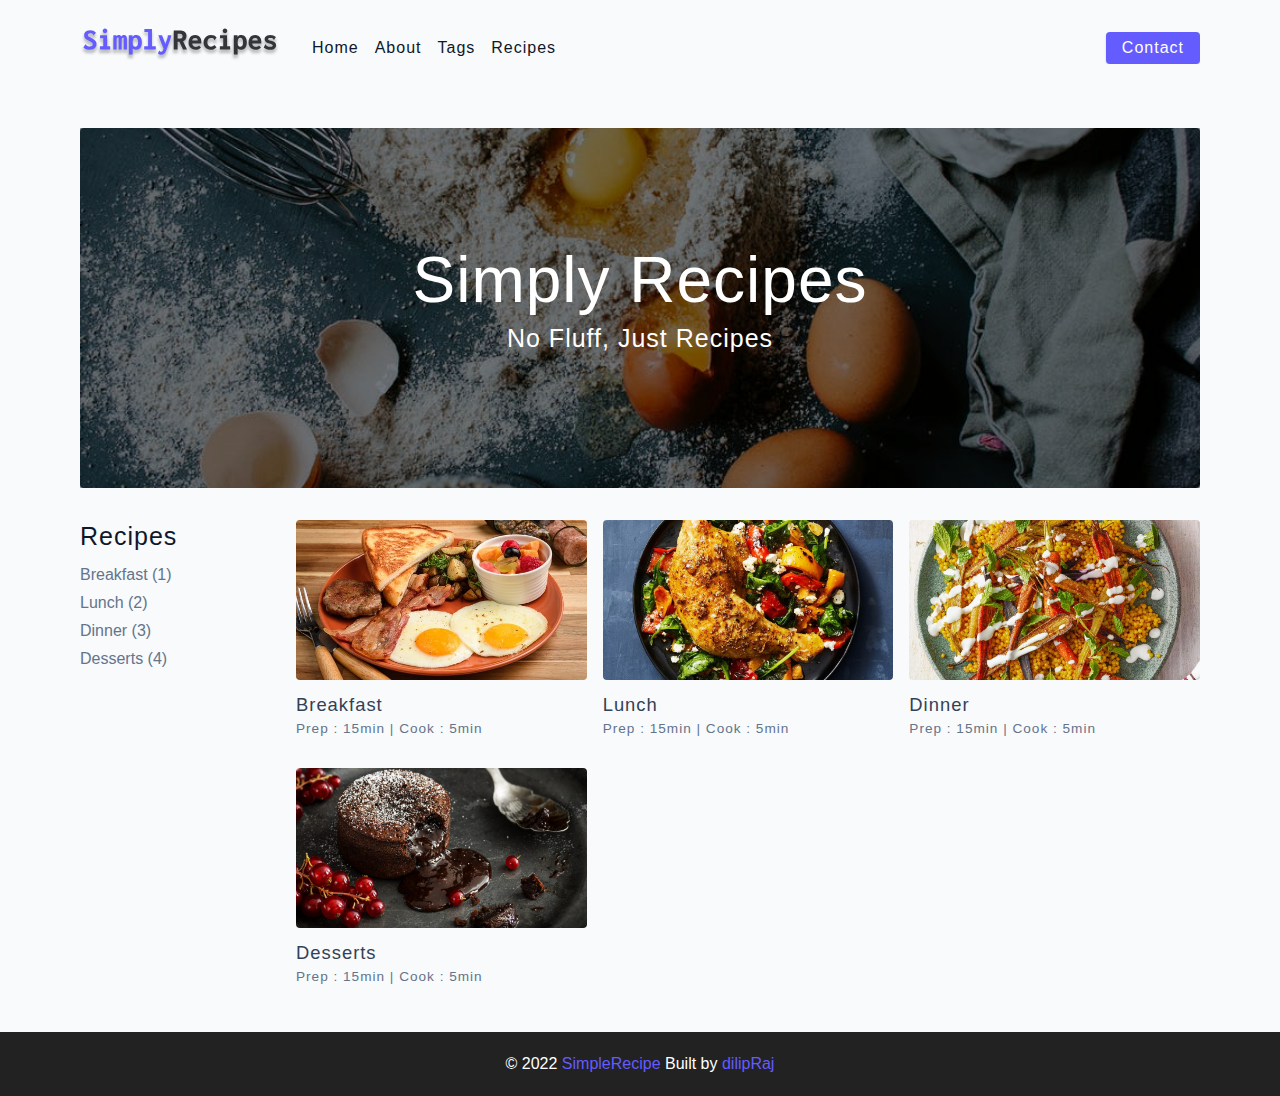
<file: index.html>
<!DOCTYPE html>
<html lang="en">
  <head>
    <meta charset="UTF-8" />
    <meta http-equiv="X-UA-Compatible" content="IE=edge" />
    <meta name="viewport" content="width=device-width, initial-scale=1.0" />
    <title>Simply Recipes || Starter</title>
    <!-- favicon -->
    <link rel="shortcut icon" href="./assets/favicon.ico" type="image/x-icon" />
    <!-- normalize -->
    <link rel="stylesheet" href="./css/normalize.css" />
    <!-- font-awesome -->
    <link
      rel="stylesheet"
      href="https://cdnjs.cloudflare.com/ajax/libs/font-awesome/5.14.0/css/all.min.css"
    />
    <!-- main css -->
    <link rel="stylesheet" href="./css/main.css" />
  </head>
  <body>
    <!-- start of navbar -->
    <div class="navbar">
      <div class="nav-center">
       
        <div class="nav-header">
          <a href="./index.html" class="nav-logo">
            <img src="./assets/logo.svg" alt="logo" />
          </a>

          <button class="btn nav-btn">
            <i class="fas fa-align-justify"></i>
          </button>
        </div>
        <!--navbar links -->
        <div class="nav-links">
          <a href="./index.html" class="nav-link">home</a>
          <a href="./about.html" class="nav-link">about</a>
          <a href="./tags.html" class="nav-link">tags</a>
          <a href="./recipes.html" class="nav-link">recipes</a>

          <div class="nav-link contact-link">
            <a href="./contact.html" class="btn">contact</a>
          </div>
        </div>
      </div>
    </div>
    <!-- end of navbar   -->

    <!-- start of main -->

    <main class="page">
      <!-- header -->
      <header class="hero">
        <div class="hero-container">
          <div class="hero-text">
            <h1>simply recipes</h1>
            <h4>no fluff, just recipes</h4>
          </div>
        </div>
      </header>
      <!-- end of header -->

      <!-- start of Recipes container -->
      <section class="recipes-container">

        <!-- tag-container -->
        
        <div class="tags-index-container">
          <h4>recipes</h4>
          <div class="tags-list">
            <a href="tag-template.html">Breakfast (1)</a>
            <a href="tag-template.html">lunch (2)</a>
            <a href="tag-template.html">dinner (3)</a>
            <a href="tag-template.html">desserts (4)</a>
          </div>
        </div>
        <!-- end of tag-container -->

        <!-- recipes-list -->
        <div class="recipes-list">
          <!-- first recipe -->
          <a href="./single-recipe.html" class="recipe">
            <img
              src="./assets/recipes/recipe-1.jpg"
              alt="food"
              class="img recipe-img"
            />
            <h5>breakfast</h5>
            <p>Prep : 15min | Cook : 5min</p>
          </a>
          <!-- end of first recipe -->

          <!-- second recipe -->
          <a href="./single-recipe.html" class="recipe">
            <img
              src="./assets/recipes/recipe-2.jpg"
              alt="food"
              class="img recipe-img"
            />
            <h5>lunch</h5>
            <p>Prep : 15min | Cook : 5min</p>
          </a>
          <!-- end of second recipe -->

          <!-- third recipe -->
          <a href="./single-recipe.html" class="recipe">
            <img
              src="./assets/recipes/recipe-3.jpg"
              alt="food"
              class="img recipe-img"
            />
            <h5>dinner</h5>
            <p>Prep : 15min | Cook : 5min</p>
          </a>
          <!-- end of third recipe -->

          <!-- fourth recipe -->
          <a href="./single-recipe.html" class="recipe">
            <img
              src="./assets/recipes/recipe-4.jpg"
              alt="food"
              class="img recipe-img"
            />
            <h5>desserts</h5>
            <p>Prep : 15min | Cook : 5min</p>
          </a>
          <!-- end of fourth recipe -->
        </div>
        <!-- end of recipe list -->
      </section>
    <!-- end of Recipes container -->
    </main>

    <!-- end of main -->

    <!-- start of footer -->

    <footer class="page-footer">
      <p>
        &copy; <span id="data">2022</span>
        <span class="footer-logo">SimpleRecipe</span>
        Built by <a href="https://github.com/dilipraj28">dilipRaj</a>
      </p>
    </footer>

    <!-- end of footer -->

    <script src="./js/app.js"></script>
  </body>
</html>
</file>
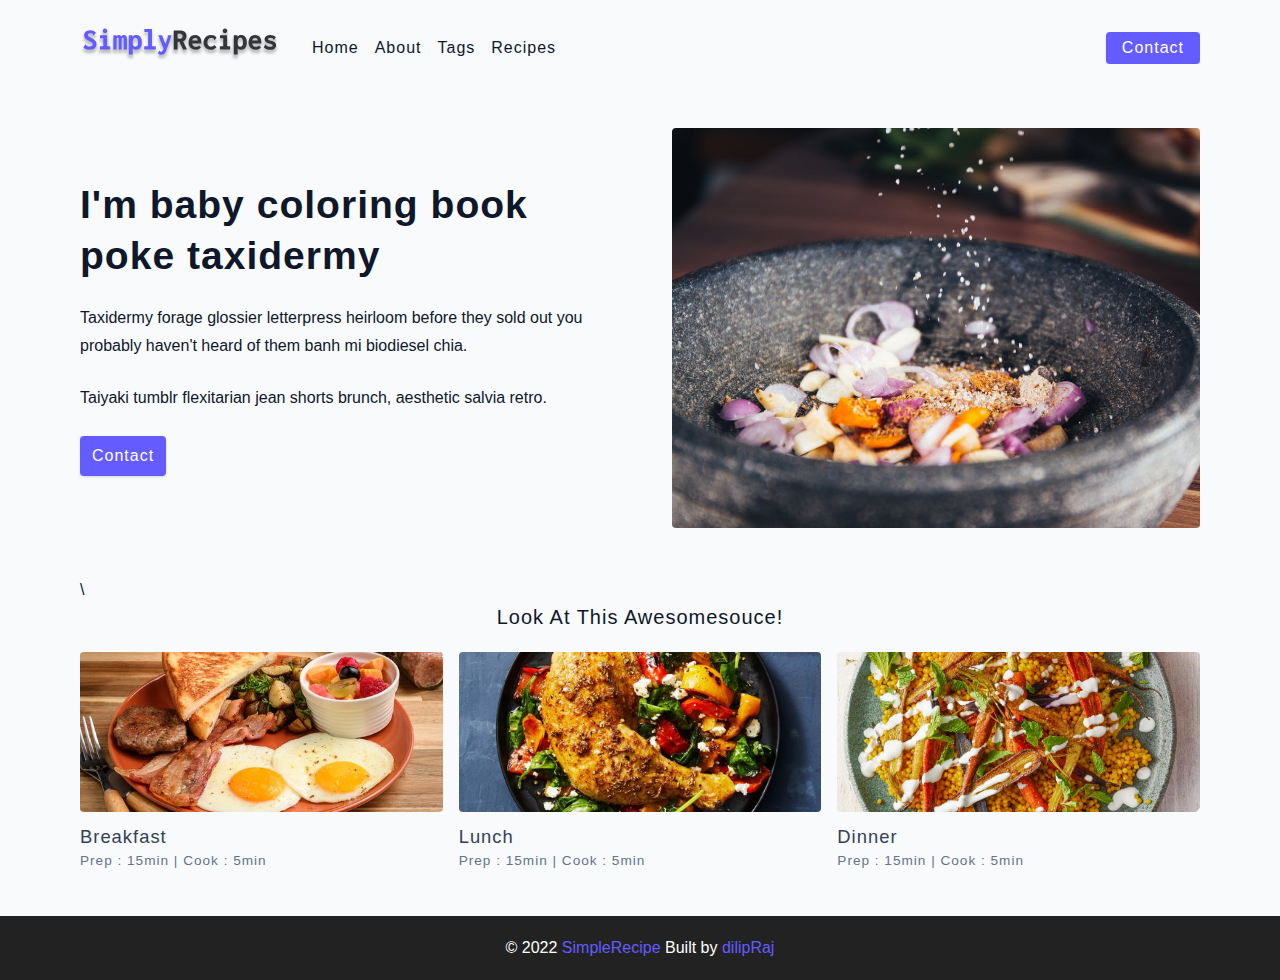
<file: about.html>
<!DOCTYPE html>
<html lang="en">
  <head>
    <meta charset="UTF-8" />
    <meta http-equiv="X-UA-Compatible" content="IE=edge" />
    <meta name="viewport" content="width=device-width, initial-scale=1.0" />
    <title>Simply Recipes || About</title>
    <!-- favicon -->
    <link rel="shortcut icon" href="./assets/favicon.ico" type="image/x-icon" />
    <!-- normalize -->
    <link rel="stylesheet" href="./css/normalize.css" />
    <!-- font-awesome -->
    <link
      rel="stylesheet"
      href="https://cdnjs.cloudflare.com/ajax/libs/font-awesome/5.14.0/css/all.min.css"
    />
    <!-- main css -->
    <link rel="stylesheet" href="./css/main.css" />
  </head>
  <body>
   <!-- start of navbar -->
   <div class="navbar">

      <div class="nav-center">
        <!-- start of navbar -->
        <div class="nav-header">

          <a href="./index.html" class="nav-logo">

            <img src="./assets/logo.svg" alt="logo">

          </a>

          <button class="btn nav-btn">
            <i class="fas fa-align-justify"></i>
          </button>

        </div>
        <!--navbar links -->
        <div class="nav-links">
          
          <a href="./index.html" class="nav-link">home</a>
          <a href="./about.html" class="nav-link">about</a>
          <a href="./tags.html" class="nav-link">tags</a>
          <a href="./recipes.html" class="nav-link">recipes</a>

          <div class="nav-link contact-link">
            <a href="./contact.html" class="btn">contact</a>
          </div>
          
        </div>

      </div>

   </div>
  <!-- end of navbar   -->
  <!-- start of main -->

   <main class="page">
    <!-- //!----------------------------------- -->
    <!--//? start of about-page -->
      <section class="about-page">
        <article>
          
          <h2>I'm baby coloring book poke taxidermy</h2>

          <p>Taxidermy forage glossier letterpress heirloom before they sold out you probably haven't heard of them banh mi biodiesel chia.</p>

          <p>Taiyaki tumblr flexitarian jean shorts brunch, aesthetic salvia retro.</p>

          <a href="contact.html" class="btn">contact</a>
        </article>

        <!-- start of article image -->
        <img src="./assets/about.jpeg" alt="about-img" class="img about-img">
        <!-- end of article image -->

      </section>
    <!--//? end of about-page -->\
    <!-- //!----------------------------------- -->

    <!-- //!----------------------------------- -->
      
    <!--//? start of featured-recipes -->
      <section class="featured-recipes">
        <h5 class="featured-title">Look At This Awesomesouce!</h5>
        <!-- recipes-list -->
        <div class="recipes-list">
          <!-- first recipe -->
          <a href="./single-recipe.html" class="recipe">
            <img
              src="./assets/recipes/recipe-1.jpg"
              alt="food"
              class="img recipe-img"
            />
            <h5>breakfast</h5>
            <p>Prep : 15min | Cook : 5min</p>
          </a>
          <!-- end of first recipe -->

          <!-- second recipe -->
          <a href="./single-recipe.html" class="recipe">
            <img
              src="./assets/recipes/recipe-2.jpg"
              alt="food"
              class="img recipe-img"
            />
            <h5>lunch</h5>
            <p>Prep : 15min | Cook : 5min</p>
          </a>
          <!-- end of second recipe -->

          <!-- third recipe -->
          <a href="./single-recipe.html" class="recipe">
            <img
              src="./assets/recipes/recipe-3.jpg"
              alt="food"
              class="img recipe-img"
            />
            <h5>dinner</h5>
            <p>Prep : 15min | Cook : 5min</p>
          </a>
          <!-- end of third recipe -->

          
        <!-- end of recipe list -->
      </section>
      <!--//? end of featured-recipes -->

    <!-- //!----------------------------------- -->
   </main>

  <!-- end of main -->



  <!-- start of footer -->

     <footer class="page-footer">
       <p>
         &copy; <span id="data">2022</span>
         <span class="footer-logo">SimpleRecipe</span>
         Built by <a href="https://github.com/dilipraj28">dilipRaj</a>
       </p>
     </footer>

  <!-- end of footer -->

  <script src="./js/app.js"></script>
  </body>
</html>
</file>
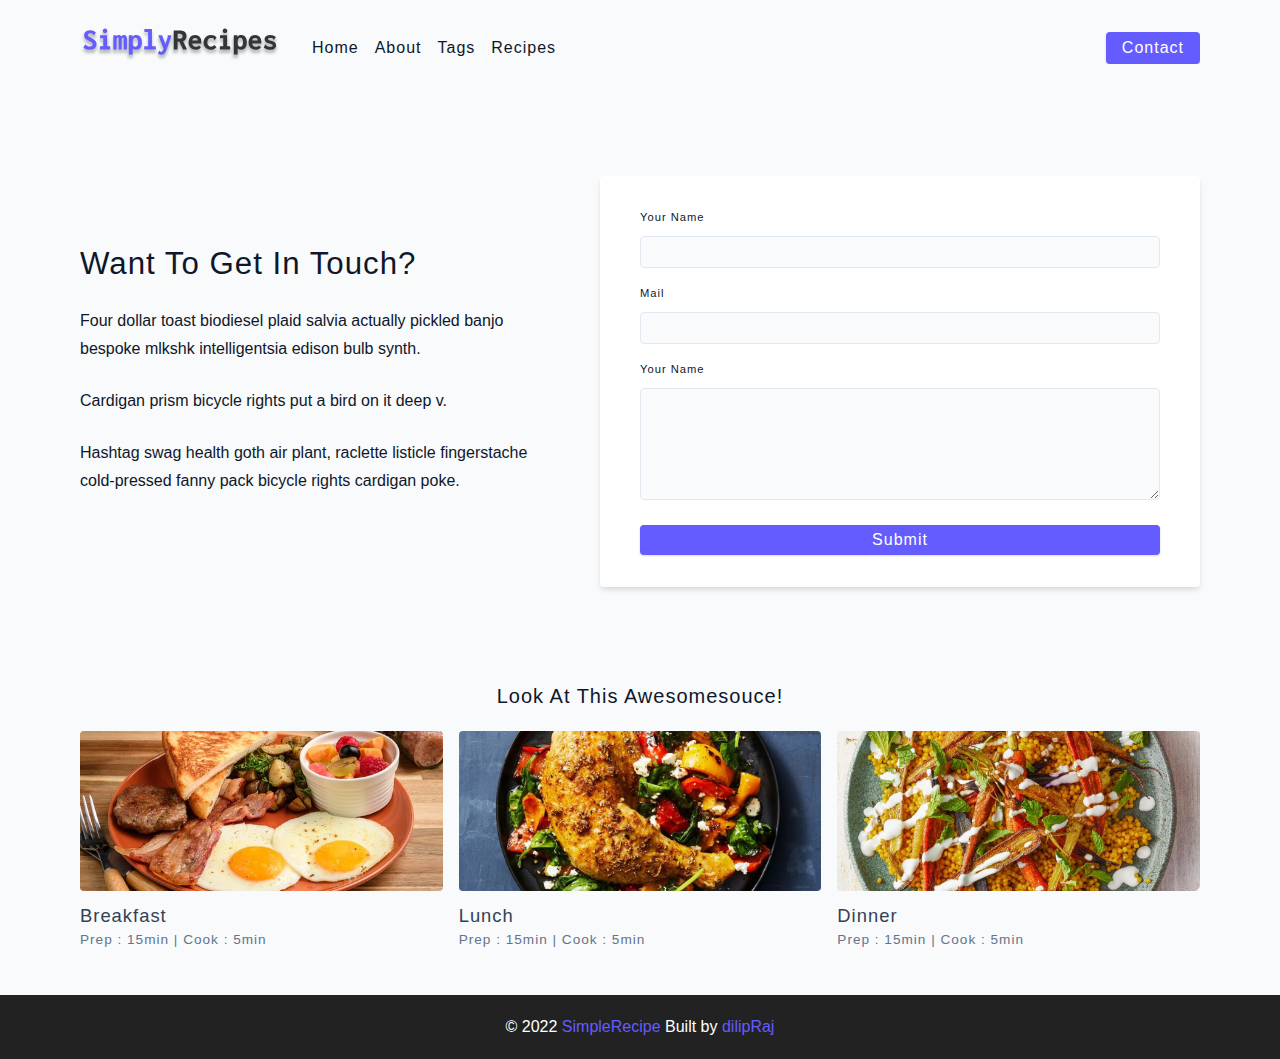
<file: contact.html>
<!DOCTYPE html>
<html lang="en">
  <head>
    <meta charset="UTF-8" />
    <meta http-equiv="X-UA-Compatible" content="IE=edge" />
    <meta name="viewport" content="width=device-width, initial-scale=1.0" />
    <title>Simply Recipes || Contact</title>
    <!-- favicon -->
    <link rel="shortcut icon" href="./assets/favicon.ico" type="image/x-icon" />
    <!-- normalize -->
    <link rel="stylesheet" href="./css/normalize.css" />
    <!-- font-awesome -->
    <link
      rel="stylesheet"
      href="https://cdnjs.cloudflare.com/ajax/libs/font-awesome/5.14.0/css/all.min.css"
    />
    <!-- main css -->
    <link rel="stylesheet" href="./css/main.css" />
  </head>
  <body>
   <!-- start of navbar -->
   <div class="navbar">

      <div class="nav-center">
        <!-- start of navbar -->
        <div class="nav-header">

          <a href="./index.html" class="nav-logo">

            <img src="./assets/logo.svg" alt="logo">

          </a>

          <button class="btn nav-btn">
            <i class="fas fa-align-justify"></i>
          </button>

        </div>
        <!--navbar links -->
        <div class="nav-links">
          
          <a href="./index.html" class="nav-link">home</a>
          <a href="./about.html" class="nav-link">about</a>
          <a href="./tags.html" class="nav-link">tags</a>
          <a href="./recipes.html" class="nav-link">recipes</a>

          <div class="nav-link contact-link">
            <a href="./contact.html" class="btn">contact</a>
          </div>
          
        </div>

      </div>

   </div>
  <!-- end of navbar   -->

  <!-- start of main -->

   <main class="page">

    <!--//? start of contact-container -->
      <section class="contact-container">
        <article class="contact-info">
          <h3>Want To Get In Touch?</h3>

          <p>Four dollar toast biodiesel plaid salvia actually pickled banjo bespoke mlkshk intelligentsia edison bulb synth.</p>

          <p>Cardigan prism bicycle rights put a bird on it deep v.</p>

          <p>Hashtag swag health goth air plant, raclette listicle fingerstache cold-pressed fanny pack bicycle rights cardigan poke.</p>
        </article>

        <article>
          <form action="" class="form contact-form">

            <!-- start of first row -->
            <div class="form-row">
              <label for="name" class="form-label">your name</label>
              <input type="text" id="name" class="form-input">
            </div>
            <!-- start of first row -->

            <!-- start of second row -->
            <div class="form-row">
              <label for="name" class="form-label">mail</label>
              <input type="mail" id="name" class="form-input">
            </div>
            <!-- start of second row -->

            <!-- start of third row -->
            <div class="form-row">
              <label for="name" class="form-label">your name</label>
              <textarea name="" id="" class="form-textarea"></textarea>
            </div>
            <!-- start of third row -->

            <!-- start of button -->
            <button class="btn btn-block" type="submit">submit</button>
            <!-- end of button -->

          </form>
        </article>
      </section>
    <!--//? start of contact-container -->

    <!--//? start of featured-recipes -->
      <section class="featured-recipes">
        <h5 class="featured-title">Look At This Awesomesouce!</h5>
        <!-- recipes-list -->
        <div class="recipes-list">
          <!-- first recipe -->
          <a href="./single-recipe.html" class="recipe">
            <img
              src="./assets/recipes/recipe-1.jpg"
              alt="food"
              class="img recipe-img"
            />
            <h5>breakfast</h5>
            <p>Prep : 15min | Cook : 5min</p>
          </a>
          <!-- end of first recipe -->

          <!-- second recipe -->
          <a href="./single-recipe.html" class="recipe">
            <img
              src="./assets/recipes/recipe-2.jpg"
              alt="food"
              class="img recipe-img"
            />
            <h5>lunch</h5>
            <p>Prep : 15min | Cook : 5min</p>
          </a>
          <!-- end of second recipe -->

          <!-- third recipe -->
          <a href="./single-recipe.html" class="recipe">
            <img
              src="./assets/recipes/recipe-3.jpg"
              alt="food"
              class="img recipe-img"
            />
            <h5>dinner</h5>
            <p>Prep : 15min | Cook : 5min</p>
          </a>
          <!-- end of third recipe -->

          
        <!-- end of recipe list -->
      </section>
  <!--//? end of featured-recipes -->
   </main>

  <!-- end of main -->



  <!-- start of footer -->

     <footer class="page-footer">
       <p>
         &copy; <span id="data">2022</span>
         <span class="footer-logo">SimpleRecipe</span>
         Built by <a href="https://github.com/dilipraj28">dilipRaj</a>
       </p>
     </footer>

  <!-- end of footer -->

  <script src="./js/app.js"></script>
  </body>
</html>
</file>
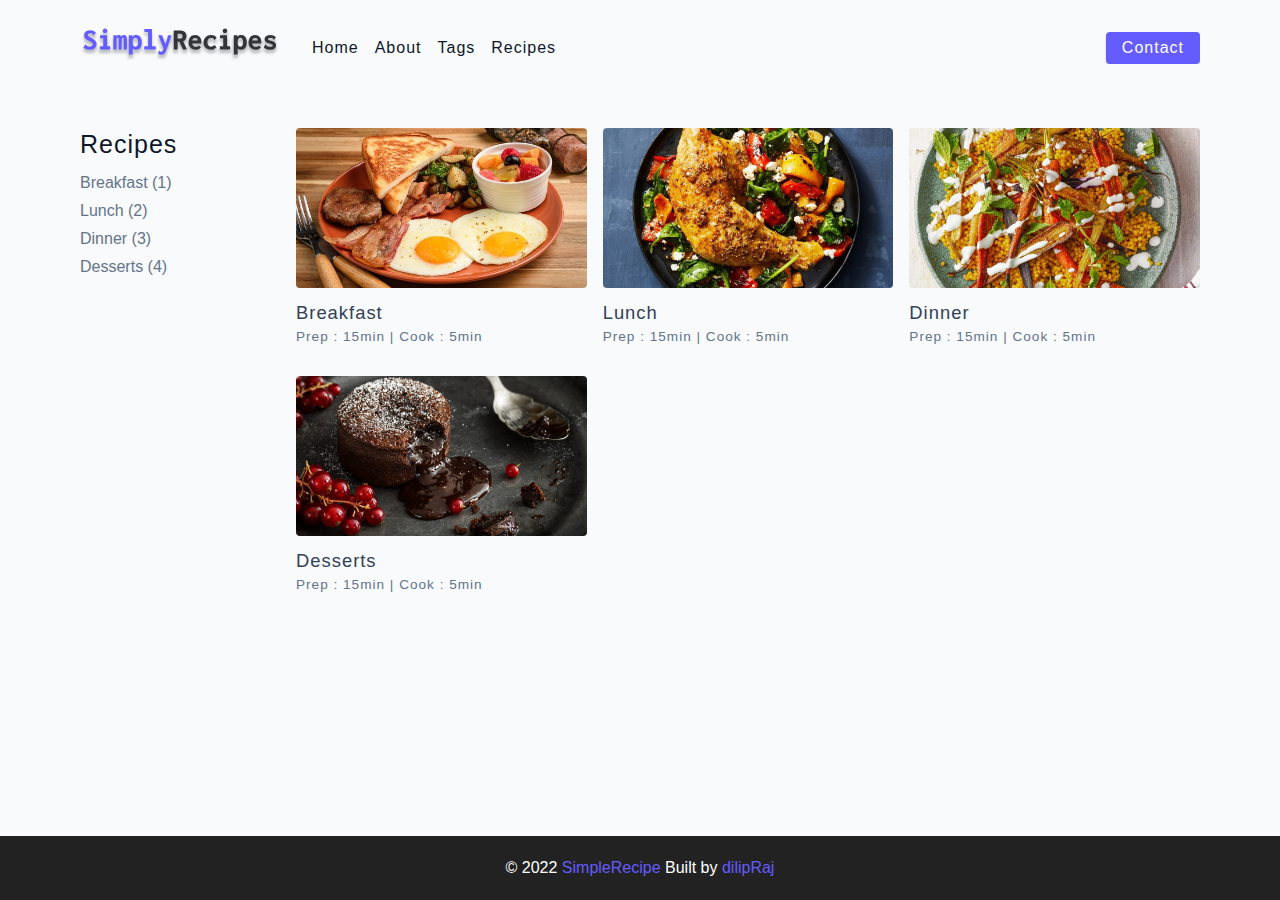
<file: recipes.html>
<!DOCTYPE html>
<html lang="en">
  <head>
    <meta charset="UTF-8" />
    <meta http-equiv="X-UA-Compatible" content="IE=edge" />
    <meta name="viewport" content="width=device-width, initial-scale=1.0" />
    <title>Simply Recipes || Recipes</title>
    <!-- favicon -->
    <link rel="shortcut icon" href="./assets/favicon.ico" type="image/x-icon" />
    <!-- normalize -->
    <link rel="stylesheet" href="./css/normalize.css" />
    <!-- font-awesome -->
    <link
      rel="stylesheet"
      href="https://cdnjs.cloudflare.com/ajax/libs/font-awesome/5.14.0/css/all.min.css"
    />
    <!-- main css -->
    <link rel="stylesheet" href="./css/main.css" />
  </head>
  <body>
    <!-- start of navbar -->
    <div class="navbar">
      <div class="nav-center">
        <!-- start of navbar -->
        <div class="nav-header">
          <a href="./index.html" class="nav-logo">
            <img src="./assets/logo.svg" alt="logo" />
          </a>

          <button class="btn nav-btn">
            <i class="fas fa-align-justify"></i>
          </button>
        </div>
        <!--navbar links -->
        <div class="nav-links">
          <a href="./index.html" class="nav-link">home</a>
          <a href="./about.html" class="nav-link">about</a>
          <a href="./tags.html" class="nav-link">tags</a>
          <a href="./recipes.html" class="nav-link">recipes</a>

          <div class="nav-link contact-link">
            <a href="./contact.html" class="btn">contact</a>
          </div>
        </div>
      </div>
    </div>
    <!-- end of navbar   -->
    <!-- start of main -->

    <main class="page">
      <!-- Recipes container -->
      <section class="recipes-container">
        <!-- tag-container -->
        <div class="tags-index-container">
          <h4>recipes</h4>
          <div class="tags-list">
            <a href="./tag-template.html"> breakfast (1)</a>
            <a href="./tag-template.html"> lunch (2)</a>
            <a href="./tag-template.html"> dinner (3)</a>
            <a href="./tag-template.html"> desserts (4)</a>
          </div>
        </div>
        <!-- end of tag-container -->

        <!-- recipes-container -->
        <div class="recipes-list">
          <!-- first recipe -->
          <a href="./single-recipe.html" class="recipe">
            <img
              src="./assets/recipes/recipe-1.jpg"
              alt="food"
              class="img recipe-img"
            />
            <h5>breakfast</h5>
            <p>Prep : 15min | Cook : 5min</p>
          </a>
          <!-- end of first recipe -->

          <!-- second recipe -->
          <a href="./single-recipe.html" class="recipe">
            <img
              src="./assets/recipes/recipe-2.jpg"
              alt="food"
              class="img recipe-img"
            />
            <h5>lunch</h5>
            <p>Prep : 15min | Cook : 5min</p>
          </a>
          <!-- end of second recipe -->

          <!-- third recipe -->
          <a href="./single-recipe.html" class="recipe">
            <img
              src="./assets/recipes/recipe-3.jpg"
              alt="food"
              class="img recipe-img"
            />
            <h5>dinner</h5>
            <p>Prep : 15min | Cook : 5min</p>
          </a>
          <!-- end of third recipe -->

          <!-- fourth recipe -->
          <a href="./single-recipe.html" class="recipe">
            <img
              src="./assets/recipes/recipe-4.jpg"
              alt="food"
              class="img recipe-img"
            />
            <h5>desserts</h5>
            <p>Prep : 15min | Cook : 5min</p>
          </a>
          <!-- end of fourth recipe -->
        </div>
      </section>
    </main>

    <!-- end of main -->

    <!-- start of footer -->

    <footer class="page-footer">
      <p>
        &copy; <span id="data">2022</span>
        <span class="footer-logo">SimpleRecipe</span>
        Built by <a href="https://github.com/dilipraj28">dilipRaj</a>
      </p>
    </footer>

    <!-- end of footer -->

    <script src="./js/app.js"></script>
  </body>
</html>
</file>
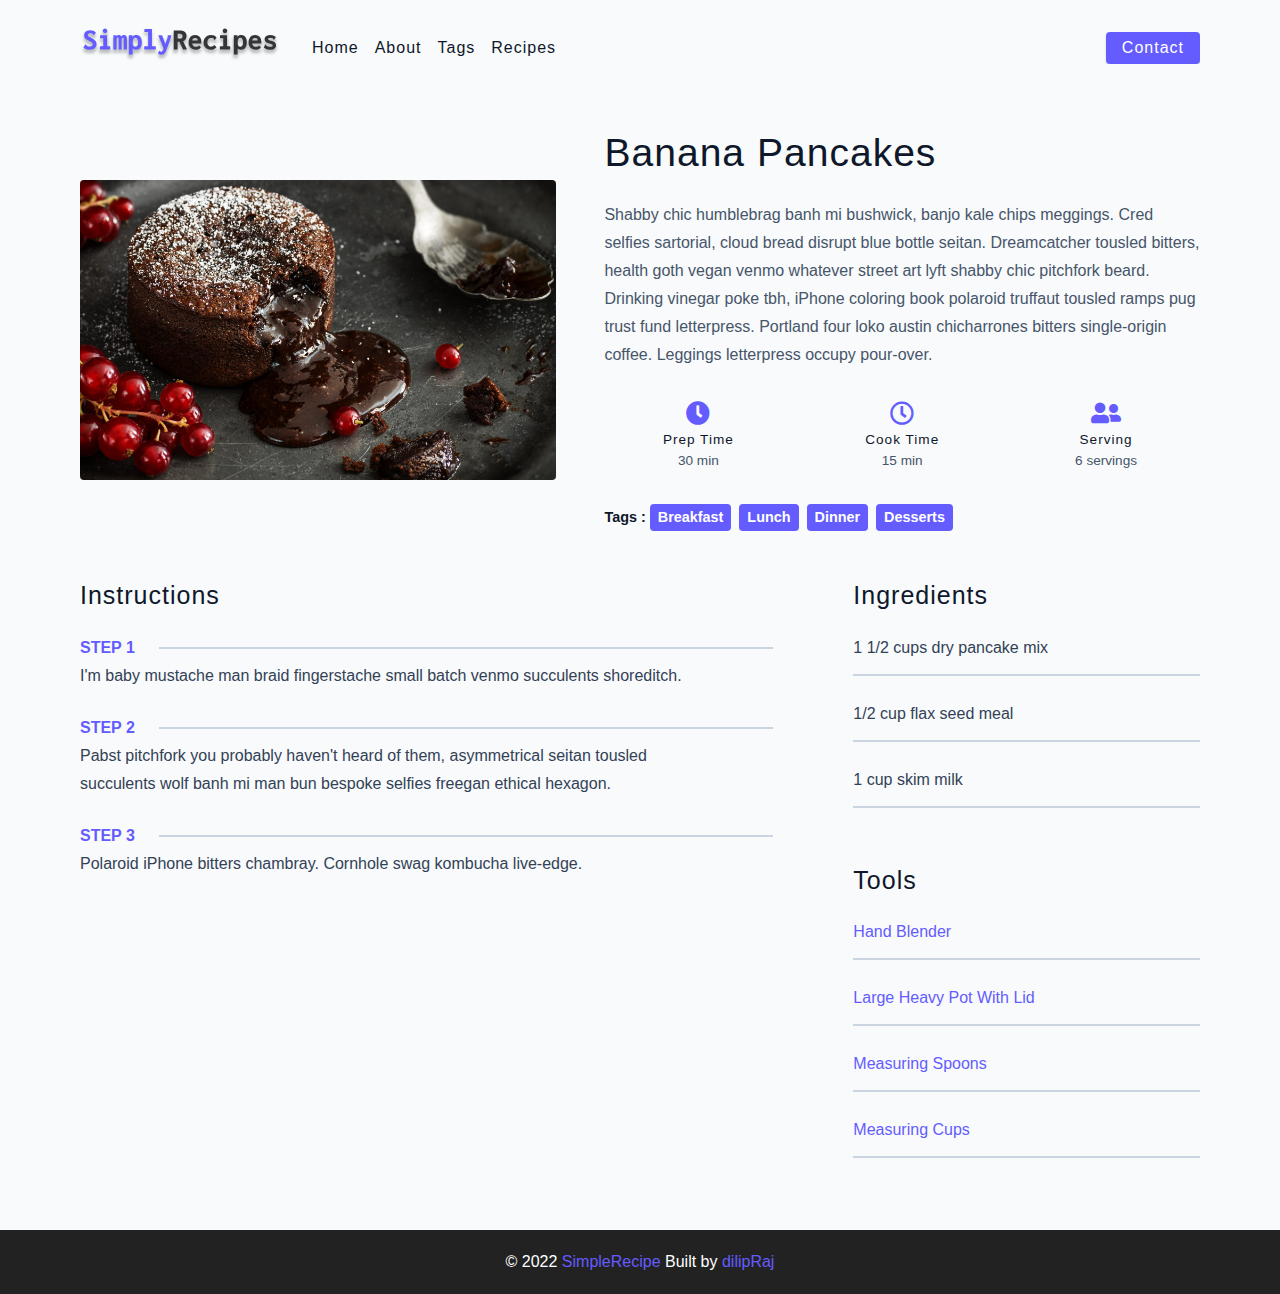
<file: single-recipe.html>
<!DOCTYPE html>
<html lang="en">
  <head>
    <meta charset="UTF-8" />
    <meta http-equiv="X-UA-Compatible" content="IE=edge" />
    <meta name="viewport" content="width=device-width, initial-scale=1.0" />
    <title>Simply Recipes || Single-Recipe</title>
    <!-- favicon -->
    <link rel="shortcut icon" href="./assets/favicon.ico" type="image/x-icon" />
    <!-- normalize -->
    <link rel="stylesheet" href="./css/normalize.css" />
    <!-- font-awesome -->
    <link
      rel="stylesheet"
      href="https://cdnjs.cloudflare.com/ajax/libs/font-awesome/5.14.0/css/all.min.css"
    />
    <!-- main css -->
    <link rel="stylesheet" href="./css/main.css" />
  </head>
  <body>
   <!-- start of navbar -->
   <div class="navbar">

      <div class="nav-center">
        <!-- start of navbar -->
        <div class="nav-header">

          <a href="./index.html" class="nav-logo">

            <img src="./assets/logo.svg" alt="logo">

          </a>

          <button class="btn nav-btn">
            <i class="fas fa-align-justify"></i>
          </button>

        </div>
        <!--navbar links -->
        <div class="nav-links">
          
          <a href="./index.html" class="nav-link">home</a>
          <a href="./about.html" class="nav-link">about</a>
          <a href="./tags.html" class="nav-link">tags</a>
          <a href="./recipes.html" class="nav-link">recipes</a>

          <div class="nav-link contact-link">
            <a href="./contact.html" class="btn">contact</a>
          </div>
          
        </div>

      </div>

   </div>
  <!-- end of navbar   -->
  <!-- start of main -->

   <main class="page">
      <div class="recipe-page">
        
        <!--//? start of recipe-hero -->
        <section class="recipe-hero">

          <img src="./assets/recipes/recipe-4.jpg" alt="" class="img recipe-hero-img">

          <article class="recipe-info">
            <h2>Banana Pancakes</h2>
            <p>Shabby chic humblebrag banh mi bushwick, banjo kale chips meggings. Cred selfies sartorial, cloud bread disrupt blue bottle seitan. Dreamcatcher tousled bitters, health goth vegan venmo whatever street art lyft shabby chic pitchfork beard. Drinking vinegar poke tbh, iPhone coloring book polaroid truffaut tousled ramps pug trust fund letterpress. Portland four loko austin chicharrones bitters single-origin coffee. Leggings letterpress occupy pour-over.</p>

          <!--//? start of recipe-icons -->  
          <div class="recipe-icons">

            <!-- start of first-icon -->
            <article>
              <i class="fas fa-clock"></i>
              <h5>prep time</h5>
              <p>30 min</p>
            </article>
            <!-- end of first-icon -->

            <!-- start of second-icon -->
            <article>
              <i class="far fa-clock"></i>
              <h5>cook time</h5>
              <p>15 min</p>
            </article>
            <!-- end of second-icon -->

            <!-- start of third-icon -->
            <article>
              <i class="fas fa-user-friends"></i>
              <h5>serving</h5>
              <p>6 servings</p>
            </article>
            <!-- end of third-icon -->

          </div>
          <!--//? end of recipe-icons --> 
          
          <!--//? start of recipe-tags -->
          <div class="recipe-tags">
            Tags : <a href="./tag-template.html">breakfast</a>
                   <a href="./tag-template.html">lunch</a>
                   <a href="./tag-template.html">dinner</a>
                   <a href="./tag-template.html">desserts</a>
          </div>
          <!--//? end of recipe-tags -->
          </article>
        </section>
        <!--//? end of recipe-hero -->



        <!--//? start of recipe-content -->
        <section class="recipe-content">

          <article>
            <h4>instructions</h4>

            <!--start of single instruction -->
            <div class="single-instruction">
              <header>
                <p>step 1</p>
                <div></div>
              </header>
              <p>
                I'm baby mustache man braid fingerstache small batch venmo
                succulents shoreditch.
              </p>
            </div>
            <!-- end of single instruction -->

            <!-- start of single instruction -->
            <div class="single-instruction">
              <header>
                <p>step 2</p>
                <div></div>
              </header>
              <p>
                Pabst pitchfork you probably haven't heard of them, asymmetrical
                seitan tousled succulents wolf banh mi man bun bespoke selfies
                freegan ethical hexagon.
              </p>
            </div>
            <!-- end of single instruction -->

            <!-- start single instruction -->
            <div class="single-instruction">
              <header>
                <p>step 3</p>
                <div></div>
              </header>
              <p>
                Polaroid iPhone bitters chambray. Cornhole swag kombucha
                live-edge.
              </p>
            </div>
            <!-- end of single instruction -->

          </article>

          <article class="second-column">

            <div>
              <h4>ingredients</h4>
              <p class="single-ingredient">1 1/2 cups dry pancake mix</p>
              <p class="single-ingredient">1/2 cup flax seed meal</p>
              <p class="single-ingredient">1 cup skim milk</p>
            </div>

            <div>
              <h4>tools</h4>
              <p class="single-tool">Hand Blender</p>
              <p class="single-tool">Large Heavy Pot With Lid</p>
              <p class="single-tool">Measuring Spoons</p>
              <p class="single-tool">Measuring Cups</p>
            </div>
            
          </article>

        </section>
        <!--//? end of recipe-content -->

      </div>
   </main>

  <!-- end of main -->



  <!-- start of footer -->

     <footer class="page-footer">
       <p>
         &copy; <span id="data">2022</span>
         <span class="footer-logo">SimpleRecipe</span>
         Built by <a href="https://github.com/dilipraj28">dilipRaj</a>
       </p>
     </footer>

  <!-- end of footer -->

  <script src="./js/app.js"></script>
  </body>
</html>
</file>
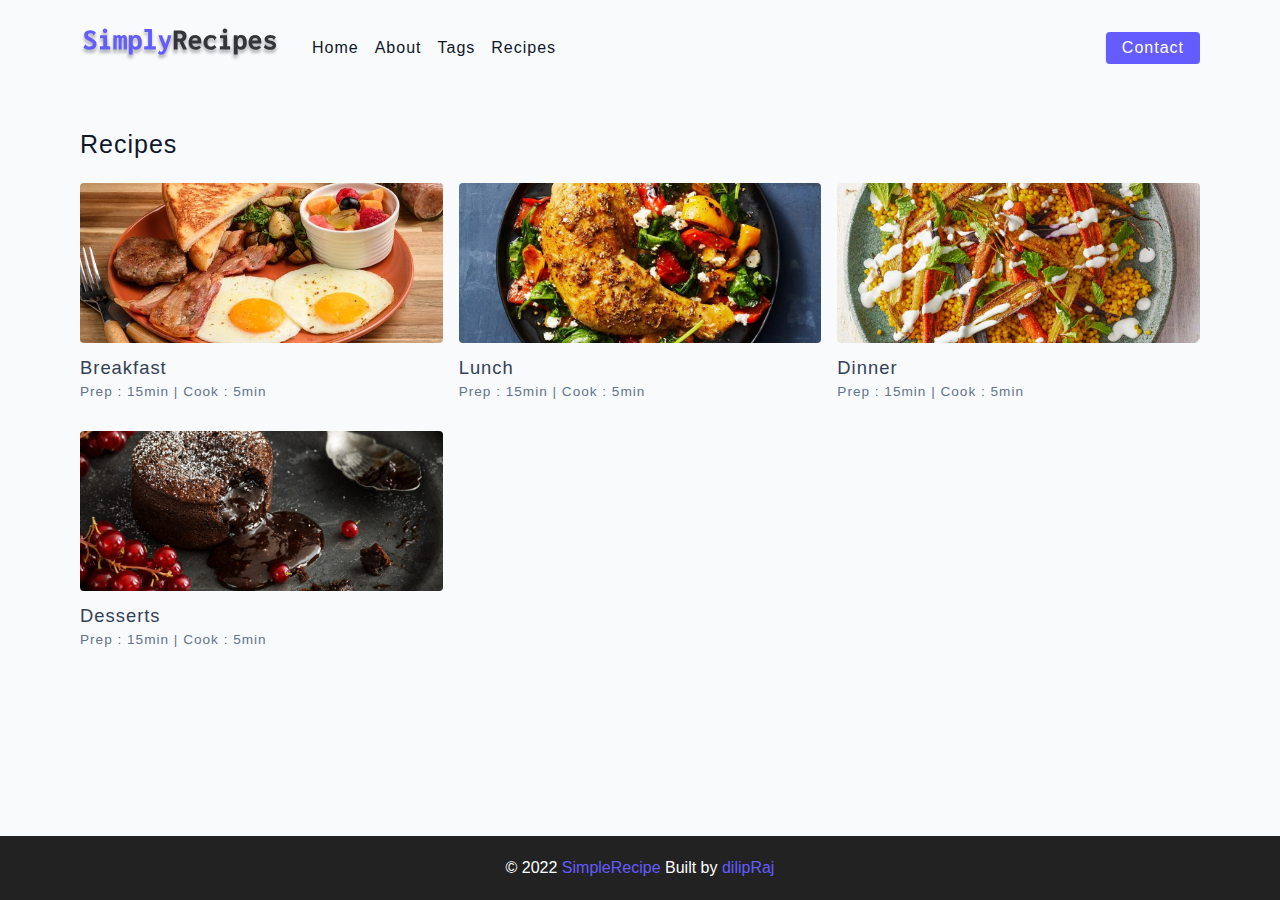
<file: tag-template.html>
<!DOCTYPE html>
<html lang="en">
  <head>
    <meta charset="UTF-8" />
    <meta http-equiv="X-UA-Compatible" content="IE=edge" />
    <meta name="viewport" content="width=device-width, initial-scale=1.0" />
    <title>Simply Recipes || Tag-template</title>
    <!-- favicon -->
    <link rel="shortcut icon" href="./assets/favicon.ico" type="image/x-icon" />
    <!-- normalize -->
    <link rel="stylesheet" href="./css/normalize.css" />
    <!-- font-awesome -->
    <link
      rel="stylesheet"
      href="https://cdnjs.cloudflare.com/ajax/libs/font-awesome/5.14.0/css/all.min.css"
    />
    <!-- main css -->
    <link rel="stylesheet" href="./css/main.css" />
  </head>
  <body>
   <!-- start of navbar -->
   <div class="navbar">

      <div class="nav-center">
        <!-- start of navbar -->
        <div class="nav-header">

          <a href="./index.html" class="nav-logo">

            <img src="./assets/logo.svg" alt="logo">

          </a>

          <button class="btn nav-btn">
            <i class="fas fa-align-justify"></i>
          </button>

        </div>
        <!--navbar links -->
        <div class="nav-links">
          
          <a href="./index.html" class="nav-link">home</a>
          <a href="./about.html" class="nav-link">about</a>
          <a href="./tags.html" class="nav-link">tags</a>
          <a href="./recipes.html" class="nav-link">recipes</a>

          <div class="nav-link contact-link">
            <a href="./contact.html" class="btn">contact</a>
          </div>
          
        </div>

      </div>

   </div>
  <!-- end of navbar   -->
  <!-- start of main -->

   <main class="page">
      <div>
        <h4>recipes</h4>

        <!-- recipes-list -->
        <div class="recipes-list">
          <!-- first recipe -->
          <a href="./single-recipe.html" class="recipe">
            <img
              src="./assets/recipes/recipe-1.jpg"
              alt="food"
              class="img recipe-img"
            />
            <h5>breakfast</h5>
            <p>Prep : 15min | Cook : 5min</p>
          </a>
          <!-- end of first recipe -->

          <!-- second recipe -->
          <a href="./single-recipe.html" class="recipe">
            <img
              src="./assets/recipes/recipe-2.jpg"
              alt="food"
              class="img recipe-img"
            />
            <h5>lunch</h5>
            <p>Prep : 15min | Cook : 5min</p>
          </a>
          <!-- end of second recipe -->

          <!-- third recipe -->
          <a href="./single-recipe.html" class="recipe">
            <img
              src="./assets/recipes/recipe-3.jpg"
              alt="food"
              class="img recipe-img"
            />
            <h5>dinner</h5>
            <p>Prep : 15min | Cook : 5min</p>
          </a>
          <!-- end of third recipe -->

          <!-- fourth recipe -->
          <a href="./single-recipe.html" class="recipe">
            <img
              src="./assets/recipes/recipe-4.jpg"
              alt="food"
              class="img recipe-img"
            />
            <h5>desserts</h5>
            <p>Prep : 15min | Cook : 5min</p>
          </a>
          <!-- end of fourth recipe -->
        </div>
        <!-- end of recipe list -->

      </div>
   </main>

  <!-- end of main -->



  <!-- start of footer -->

     <footer class="page-footer">
       <p>
         &copy; <span id="data">2022</span>
         <span class="footer-logo">SimpleRecipe</span>
         Built by <a href="https://github.com/dilipraj28">dilipRaj</a>
       </p>
     </footer>

  <!-- end of footer -->

  <script src="./js/app.js"></script>
  </body>
</html>
</file>
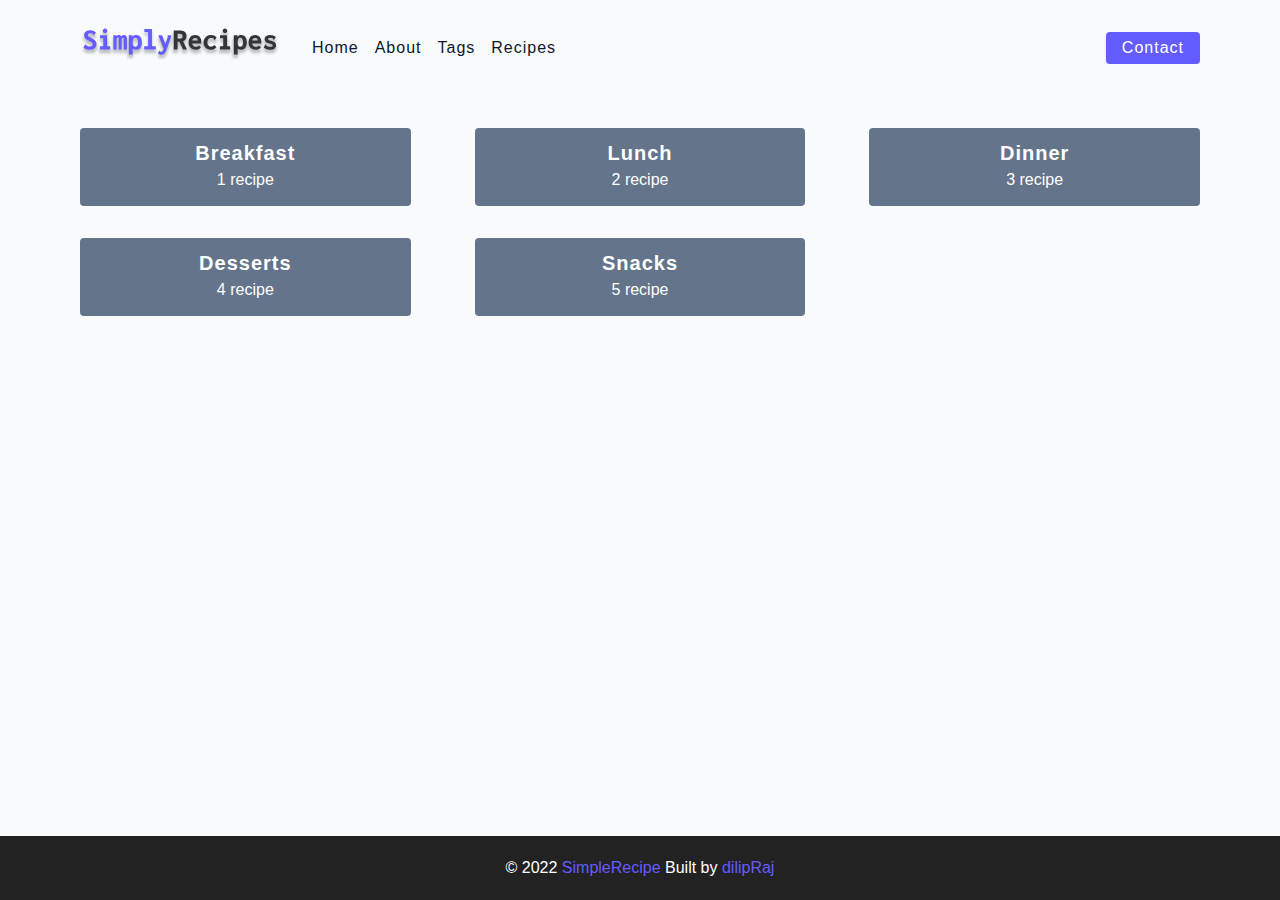
<file: tags.html>
<!DOCTYPE html>
<html lang="en">
  <head>
    <meta charset="UTF-8" />
    <meta http-equiv="X-UA-Compatible" content="IE=edge" />
    <meta name="viewport" content="width=device-width, initial-scale=1.0" />
    <title>Simply Recipes || Tags</title>
    <!-- favicon -->
    <link rel="shortcut icon" href="./assets/favicon.ico" type="image/x-icon" />
    <!-- normalize -->
    <link rel="stylesheet" href="./css/normalize.css" />
    <!-- font-awesome -->
    <link
      rel="stylesheet"
      href="https://cdnjs.cloudflare.com/ajax/libs/font-awesome/5.14.0/css/all.min.css"
    />
    <!-- main css -->
    <link rel="stylesheet" href="./css/main.css" />
  </head>
  <body>
   <!-- start of navbar -->
   <div class="navbar">

      <div class="nav-center">
        <!-- start of navbar -->
        <div class="nav-header">

          <a href="./index.html" class="nav-logo">

            <img src="./assets/logo.svg" alt="logo">

          </a>

          <button class="btn nav-btn">
            <i class="fas fa-align-justify"></i>
          </button>

        </div>
        <!--navbar links -->
        <div class="nav-links">
          
          <a href="./index.html" class="nav-link">home</a>
          <a href="./about.html" class="nav-link">about</a>
          <a href="./tags.html" class="nav-link">tags</a>
          <a href="./recipes.html" class="nav-link">recipes</a>

          <div class="nav-link contact-link">
            <a href="./contact.html" class="btn">contact</a>
          </div>
          
        </div>

      </div>

   </div>
  <!-- end of navbar   -->
  <!-- start of main -->

   <main class="page">
      <!--//? start of tags container -->
      <section class="tags-container">

        <!--//? start of first tag conatiner -->
        <a href="./tag-template.html" class="tag">
          <h5>breakfast</h5>
          <p>1 recipe</p>
        </a>
        <!--//? end of first tag conatiner -->

        <!--//? start of second tag conatiner -->
        <a href="./tag-template.html" class="tag">
          <h5>lunch</h5>
          <p>2 recipe</p>
        </a>
        <!--//? end of second tag conatiner -->

        <!--//? start of third tag conatiner -->
        <a href="./tag-template.html" class="tag">
          <h5>dinner</h5>
          <p>3 recipe</p>
        </a>
        <!--//? end of third tag conatiner -->

        <!--//? start of forth tag conatiner -->
        <a href="./tag-template.html" class="tag">
          <h5>desserts</h5>
          <p>4 recipe</p>
        </a>
        <!--//? end of forth tag conatiner -->

        <!--//? start of fifth tag conatiner -->
        <a href="./tag-template.html" class="tag">
          <h5>snacks</h5>
          <p>5 recipe</p>
        </a>
        <!--//? end of fifth tag conatiner -->

      </section>
      <!--//? end of tags container -->
   </main>

  <!-- end of main -->



  <!-- start of footer -->

     <footer class="page-footer">
       <p>
         &copy; <span id="data">2022</span>
         <span class="footer-logo">SimpleRecipe</span>
         Built by <a href="https://github.com/dilipraj28">dilipRaj</a>
       </p>
     </footer>

  <!-- end of footer -->

  <script src="./js/app.js"></script>
  </body>
</html>
</file>
<file: css/main.css>
*,
::after,
::before {
  box-sizing: border-box;
}
/* fonts */

@import url("https://fonts.googleapis.com/css2?family=Roboto:wght@400;500;600&family=Montserrat&display=swap");
html {
  font-size: 100%;
} /*16px*/

:root {
  /* colors */
  --primary-100: #e2e0ff;
  --primary-200: #c1beff;
  --primary-300: #a29dff;
  --primary-400: #837dff;
  --primary-500: #645cff;
  --primary-600: #504acc;
  --primary-700: #3c3799;
  --primary-800: #282566;
  --primary-900: #141233;

  /* grey */
  --grey-50: #f8fafc;
  --grey-100: #f1f5f9;
  --grey-200: #e2e8f0;
  --grey-300: #cbd5e1;
  --grey-400: #94a3b8;
  --grey-500: #64748b;
  --grey-600: #475569;
  --grey-700: #334155;
  --grey-800: #1e293b;
  --grey-900: #0f172a;
  /* rest of the colors */
  --black: #222;
  --white: #fff;
  --red-light: #f8d7da;
  --red-dark: #842029;
  --green-light: #d1e7dd;
  --green-dark: #0f5132;

  /* fonts  */
  --headingFont: "Roboto", sans-serif;
  --bodyFont: "Nunito", sans-serif;
  --smallText: 0.7em;
  /* rest of the vars */
  --backgroundColor: var(--grey-50);
  --textColor: var(--grey-900);
  --borderRadius: 0.25rem;
  --letterSpacing: 1px;
  --transition: 0.3s ease-in-out all;
  --max-width: 1120px;
  --fixed-width: 600px;

  /* box shadow*/
  --shadow-1: 0 1px 3px 0 rgba(0, 0, 0, 0.1), 0 1px 2px 0 rgba(0, 0, 0, 0.06);
  --shadow-2: 0 4px 6px -1px rgba(0, 0, 0, 0.1),
    0 2px 4px -1px rgba(0, 0, 0, 0.06);
  --shadow-3: 0 10px 15px -3px rgba(0, 0, 0, 0.1),
    0 4px 6px -2px rgba(0, 0, 0, 0.05);
  --shadow-4: 0 20px 25px -5px rgba(0, 0, 0, 0.1),
    0 10px 10px -5px rgba(0, 0, 0, 0.04);
}

body {
  background: var(--backgroundColor);
  font-family: var(--bodyFont);
  font-weight: 400;
  line-height: 1.75;
  color: var(--textColor);
}

body::-webkit-scrollbar {
  /* Hide scrollbar for Chrome, Safari and Opera */
  display: none;
}

p {
  margin-top: 0;
  margin-bottom: 1.5rem;
  max-width: 40em;
}

h1,
h2,
h3,
h4,
h5 {
  margin: 0;
  margin-bottom: 1.38rem;
  font-family: var(--headingFont);
  font-weight: 400;
  line-height: 1.3;
  text-transform: capitalize;
  letter-spacing: var(--letterSpacing);
}

h1 {
  margin-top: 0;
  font-size: 3.052rem;
}

h2 {
  font-size: 2.441rem;
}

h3 {
  font-size: 1.953rem;
}

h4 {
  font-size: 1.563rem;
}

h5 {
  font-size: 1.25rem;
}

small,
.text-small {
  font-size: var(--smallText);
}

a {
  text-decoration: none;
}
ul {
  list-style-type: none;
  padding: 0;
}

.img {
  width: 100%;
  display: block;
  object-fit: cover;
}
/* buttons */

.btn {
  cursor: pointer;
  color: var(--white);
  background: var(--primary-500);
  border: transparent;
  border-radius: var(--borderRadius);
  letter-spacing: var(--letterSpacing);
  padding: 0.375rem 0.75rem;
  box-shadow: var(--shadow-1);
  transition: var(--transtion);
  text-transform: capitalize;
  display: inline-block;
}
.btn:hover {
  background: var(--primary-700);
  box-shadow: var(--shadow-3);
}
.btn-hipster {
  color: var(--primary-500);
  background: var(--primary-200);
}
.btn-hipster:hover {
  color: var(--primary-200);
  background: var(--primary-700);
}
.btn-block {
  width: 100%;
}

/* alerts */
.alert {
  padding: 0.375rem 0.75rem;
  margin-bottom: 1rem;
  border-color: transparent;
  border-radius: var(--borderRadius);
}

.alert-danger {
  color: var(--red-dark);
  background: var(--red-light);
}
.alert-success {
  color: var(--green-dark);
  background: var(--green-light);
}
/* form */

.form {
  width: 90vw;
  max-width: var(--fixed-width);
  background: var(--white);
  border-radius: var(--borderRadius);
  box-shadow: var(--shadow-2);
  padding: 2rem 2.5rem;
  margin: 3rem auto;
}
.form-label {
  display: block;
  font-size: var(--smallText);
  margin-bottom: 0.5rem;
  text-transform: capitalize;
  letter-spacing: var(--letterSpacing);
}
.form-input,
.form-textarea {
  width: 100%;
  padding: 0.375rem 0.75rem;
  border-radius: var(--borderRadius);
  background: var(--backgroundColor);
  border: 1px solid var(--grey-200);
}

.form-row {
  margin-bottom: 1rem;
}

.form-textarea {
  height: 7rem;
}
::placeholder {
  font-family: inherit;
  color: var(--grey-400);
}
.form-alert {
  color: var(--red-dark);
  letter-spacing: var(--letterSpacing);
  text-transform: capitalize;
}
/* alert */

@keyframes spinner {
  to {
    transform: rotate(360deg);
  }
}

.loading {
  width: 6rem;
  height: 6rem;
  border: 5px solid var(--grey-400);
  border-radius: 50%;
  border-top-color: var(--primary-500);
  animation: spinner 0.6s linear infinite;
}
.loading {
  margin: 0 auto;
}
/* title */

.title {
  text-align: center;
}

.title-underline {
  background: var(--primary-500);
  width: 7rem;
  height: 0.25rem;
  margin: 0 auto;
  margin-top: -1rem;
}

/*
=============== 
Navbar
===============
*/

.navbar {
  display: flex;
  justify-content: center;
  align-items: center;
}

.nav-center {
  /* border: 1px solid black; */
  width: 90vw;
  max-width: var(--max-width);
  /* margin: 0 auto; */
}

.nav-header {
  /* border: 1px solid red; */
  height: 6rem;
  display: flex;
  justify-content: space-between;
  align-items: center;
}

.nav-header img {
  width: 200px;
}

.nav-btn {
  padding: 0.25rem 0.75rem;
}

.nav-btn i {
  font-size: 1.25rem;
}

.nav-links {
  display: flex;
  flex-direction: column;
  /* justify-content: center;
  align-items: center; */
  /* todo */
  height: 0;
  overflow: hidden;
  transition: var(--transition);
}

.show-links {
  height: 310px;
}

.nav-link {
  display: block;
  text-align: center;
  text-transform: capitalize;
  letter-spacing: var(--letterSpacing);
  color: var(--grey-900);
  padding: 1rem 0;
  border-top: 1px solid var(--grey-500);
  transition: var(--transition);
  font-weight: 500;
}

.nav-link:hover {
  color: var(--primary-500);
}

.contact-link a {
  padding: 0.15rem 1rem;
}

/* for large screen */

@media screen and (min-width: 992px) {
  .nav-btn {
    display: none;
  }
  .navbar {
    height: 6rem;
  }
  .nav-center {
    display: flex;
    align-items: center;
  }
  .nav-header {
    height: auto;
    margin-right: 2rem;
  }
  .nav-links {
    height: auto;
    flex-direction: row;
    align-items: center;
    width: 100%;
  }
  .nav-link {
    padding: 0;
    border-top: none;
    margin-right: 1rem;
    font-size: 1rem;
  }
  .contact-link {
    margin-left: auto;
    margin-right: 0;
  }
}

/*
=============== 
Page
===============
*/
.page {
  width: 90vw;
  max-width: var(--max-width);
  /* border: 1px solid blue; */
  margin: 0 auto;
  padding-top: 2rem;
  min-height: calc(100vh - (6rem + 4rem));
}

/*
=============== 
Footer
===============
*/

.page-footer {
  height: 4rem;
  /* border: 1px solid red; */
  /* text-align: center; */
  background: var(--black);
  color: var(--white);
  display: flex;
  justify-content: center;
  align-items: center;
}

.page-footer p {
  margin-bottom: 0;
}

.footer-logo,
.page-footer a {
  color: var(--primary-500);
}

/*
=============== 
main-page (header)
===============
*/

.hero {
  height: 40vh;
  /* border: 1px solid red; */
  background: url(../assets/main.jpeg) center/cover no-repeat;
  margin-bottom: 2rem;
  border-radius: var(--borderRadius);
  position: relative;
}

.hero-container {
  position: absolute;
  width: 100%;
  height: 100%;
  top: 0;
  left: 0;
  background: rgba(0, 0, 0, 0.4);
  display: flex;
  justify-content: center;
  align-items: center;
}

.hero-text {
  color: var(--white);
  text-align: center;
}

@media screen and (min-width: 768px) {
  .hero-text h1 {
    font-size: 4rem;
    margin-bottom: 0;
  }
}

/*
=============== 
main-page (recipe-container)
===============
*/

/* tags-container */

.recipes-container {
  display: grid;
  gap: 2rem 1rem;
}

.tags-index-container {
  /* border: 1px solid red; */
  order: 1;
  display: flex;
  flex-direction: column;
  padding-bottom: 3rem;
}

.recipes-list {
  display: grid;
  gap: 2rem 1rem;
  padding-bottom: 3rem;
}

.tags-index-container h4 {
  margin-bottom: 0.5rem;
  font-weight: 500;
}

.tags-list {
  display: grid;
  grid-template-columns: 1fr 1fr 1fr;
}

.tags-list a {
  text-transform: capitalize;
  /* display: block; */
  color: var(--grey-500);
  transition: var(--transition);
}

.tags-list a:hover {
  color: var(--primary-500);
}

/* end of tags-container */

/* recipes-lists */



.recipe {
  display: block;
}

.recipe-img {
  height: 15rem;
  border-radius: var(--borderRadius);
  margin-bottom: 1rem;
}

.recipe h5 {
  margin-bottom: 0;
  margin-top: 0.25rem;
  line-height: 1;
  color: var(--grey-700);
  /* border: 1px solid red; */
}

.recipe p {
  margin-bottom: 0;
  line-height: 1;
  color: var(--grey-500);
  margin-top: 0.5rem;
  letter-spacing: var(--letterSpacing);
  /* border: 1px solid red; */
}

/*
=============== 
main-page (recipe-container) for different @media queries
===============
*/

@media screen and (min-width: 576px) {
  .recipes-list {
    grid-template-columns: 1fr 1fr;
  }

  .recipe-img {
    height: 10rem;
  }
}

@media screen and (min-width: 992px) {
  .recipes-container {
    grid-template-columns: 200px 1fr;
    /* gap: 1rem; */
  }

  /* .recipes-list {
    grid-template-columns: 1fr 1fr;
  } */

  .recipe p {
    font-size: 0.85rem;
  }

  .tags-index-container {
    order: 0;
    /* background: blue; */
  }

  .tags-list {
    /* display: grid; */
    grid-template-columns: 1fr;
  }
}

@media screen and (min-width: 1200px) {
  .recipe h5 {
    font-size: 1.15rem;
  }

  .recipes-list {
    grid-template-columns: 1fr 1fr 1fr;
  }
}

/*
=============== 
404-page Error page
===============
*/

.error-page {
  text-align: center;
  /* border: 1px solid red; */
  padding-top: 5rem;
}

.error-page h1 {
  font-size: 10rem;
}


/*
=============== 
About page
===============
*/


.about-page h2{
  text-transform: none;
  font-weight: bold;
}

.about-page{
  display: grid;
  gap: 2rem 4rem;
  padding-bottom: 3rem;
  /* border: 1px solid red; */
}

.about-img{
  border-radius: var(--borderRadius);
  height: 300px;
}

@media screen and (min-width: 992px) {
  .about-page{
    grid-template-columns: 1fr 1fr;
    grid-template-rows: 400px;
    align-items: center;
  }
  .about-img{
    height: 100%;
  }
}


.featured-title{
  text-align: center;
}



/*
=============== 
contact page
===============
*/



.contact-container{
  display: grid;
  gap: 2rem 3rem;
  padding-bottom: 3rem;
}

@media screen and (min-width: 992px) {
  .contact-container{
    grid-template-columns: 1fr 1fr;
    /* grid-template-rows: 400px; */
    align-items: center;
  }
}



/*
=============== 
tags page
===============
*/

.tags-container{
  display: grid;
  gap: 2rem 4rem;
  padding-bottom: 3rem;
}
.tag{
  background: var(--grey-500);
  border-radius: var(--borderRadius);
  text-align: center;
  color: var(--white);
  transition: var(--transition);
  padding: 0.75rem 0;
}

.tag:hover{
  background: var(--primary-500);
}

.tag h5, .tag p{
  margin-bottom: 0;
}

.tag h5{
  font-weight: 600;
}

@media screen and (min-width: 576px) {
  .tags-container{
    grid-template-columns: 1fr 1fr;
  }
}

@media screen and (min-width: 992px) {
  .tags-container {
    grid-template-columns: repeat(3, 1fr);
  }
}


/*
=============== 
single recipe page
===============
*/

.recipe-hero{
  display: grid;
  gap: 3rem;
}

.recipe-hero-img{
  height: 300px;
  border-radius: var(--borderRadius);
}

.recipe-info p{
  color: var(--grey-600);
}

.recipe-icons{
  display: grid;
  grid-template-columns: repeat(3, 1fr);
  gap: 1rem;
  margin: 2rem 0;
  text-align: center;
}

.recipe-icons i{
  font-size: 1.5rem;
  color: var(--primary-500);
}

.recipe-icons h5, .recipe-icons p{
  margin-bottom: 0;
  font-size: 0.85rem;
}

.recipe-icons p{
  color: var(--grey-600);
}


.recipe-tags{
  display: flex;
  align-items: center;
  flex-wrap: wrap;
  font-size: 0.9em;
  font-weight: 600;
}

.recipe-tags a{
  background: var(--primary-500);
  color: var(--white);
  border-radius: var(--borderRadius);
  padding: 0.05rem 0.5rem;
  margin: 0 0.25rem;
  text-transform: capitalize;
}

@media screen and (min-width: 992px) {
  .recipe-hero{
    grid-template-columns: 4fr 5fr;
    align-items: center;
  }
}

.recipe-content {
  padding: 3rem 0;
  display: grid;
  gap: 2rem 5rem;
}

@media screen and (min-width: 992px) {
  .recipe-content {
    grid-template-columns: 2fr 1fr;
  }
}

.single-instruction header {
  display: grid;
  grid-template-columns: auto 1fr;
  gap: 1.5rem;
  align-items: center;
}

.single-instruction header p {
  text-transform: uppercase;
  font-weight: 600;
  color: var(--primary-500);
  margin-bottom: 0;
}

.single-instruction>p {
  color: var(--grey-700);
}

.single-instruction header div {
  height: 2px;
  background: var(--grey-300);
}

.second-column {
  display: grid;
  row-gap: 2rem;
}

.single-ingredient {
  border-bottom: 2px solid var(--grey-300);
  padding-bottom: 0.75rem;
  color: var(--grey-700);
}

.single-tool {
  border-bottom: 2px solid var(--grey-300);
  padding-bottom: 0.75rem;
  color: var(--primary-500);
  text-transform: capitalize;
}
</file>
